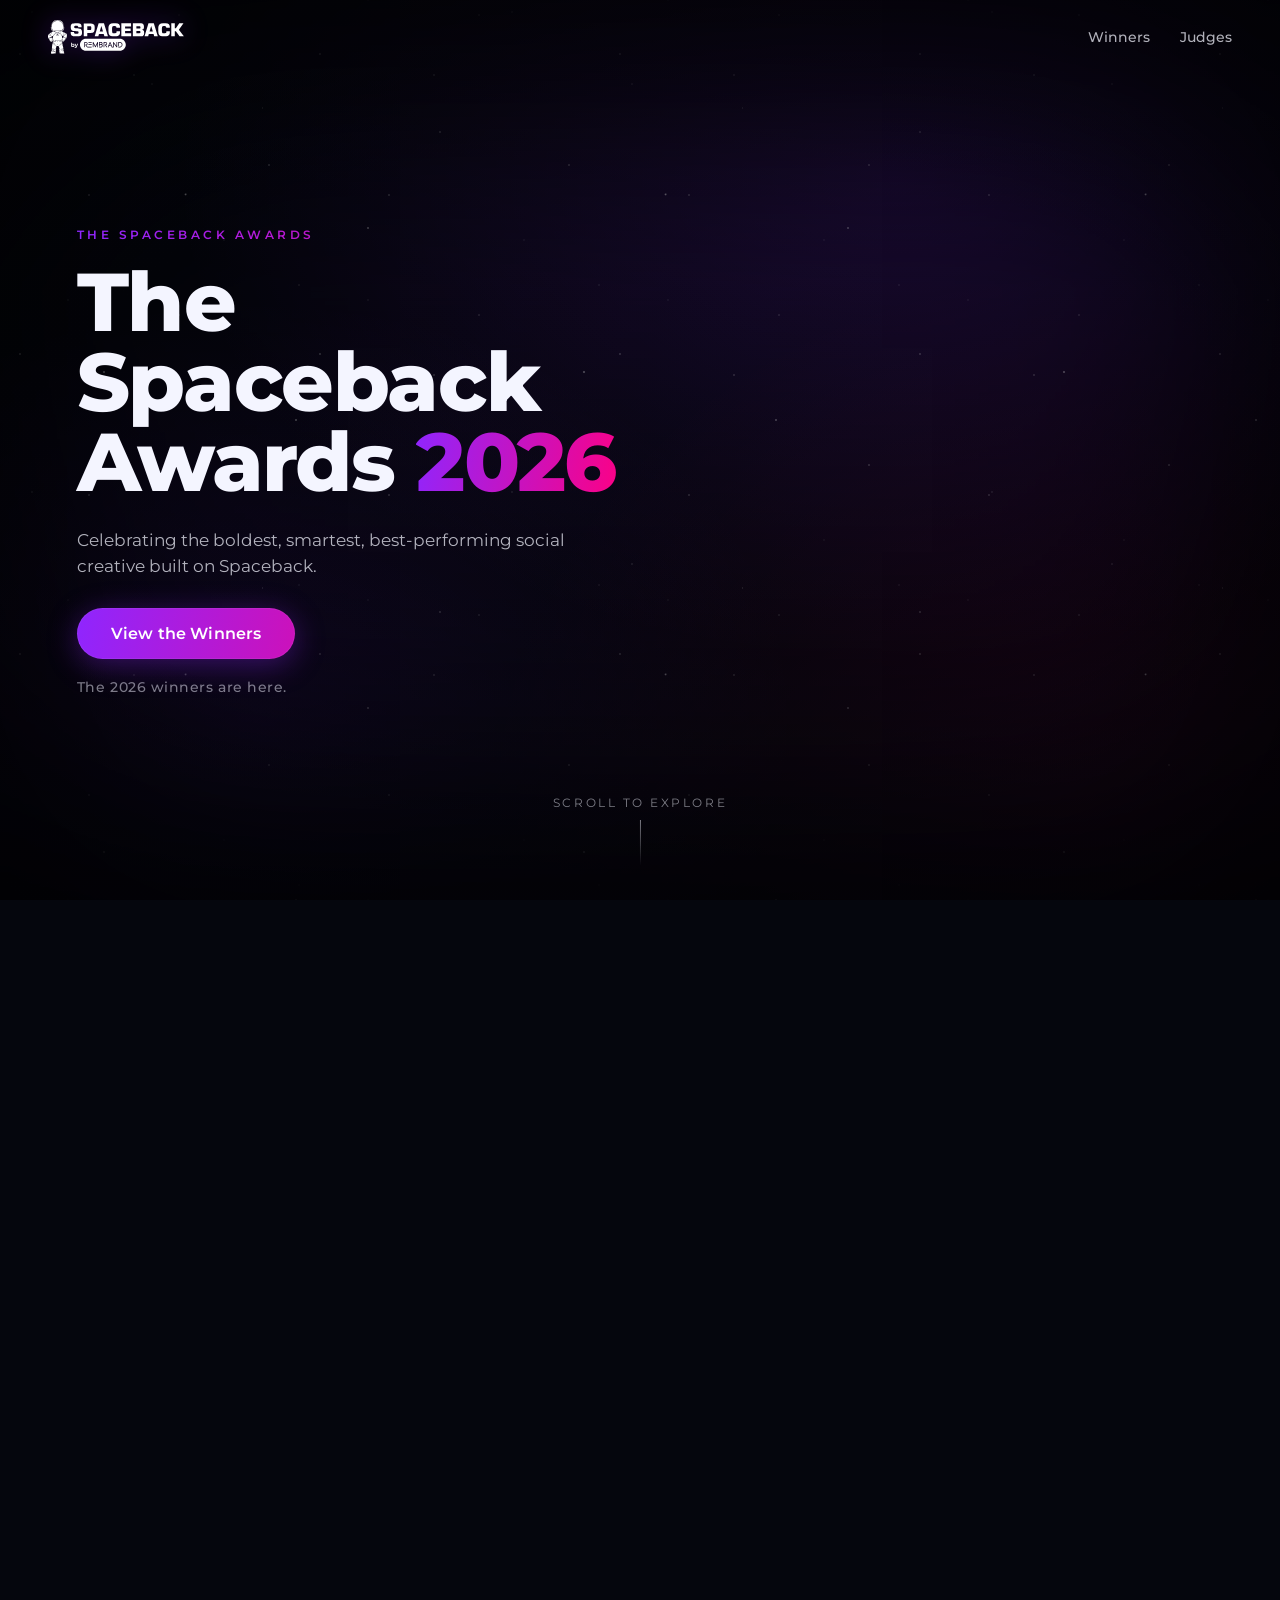
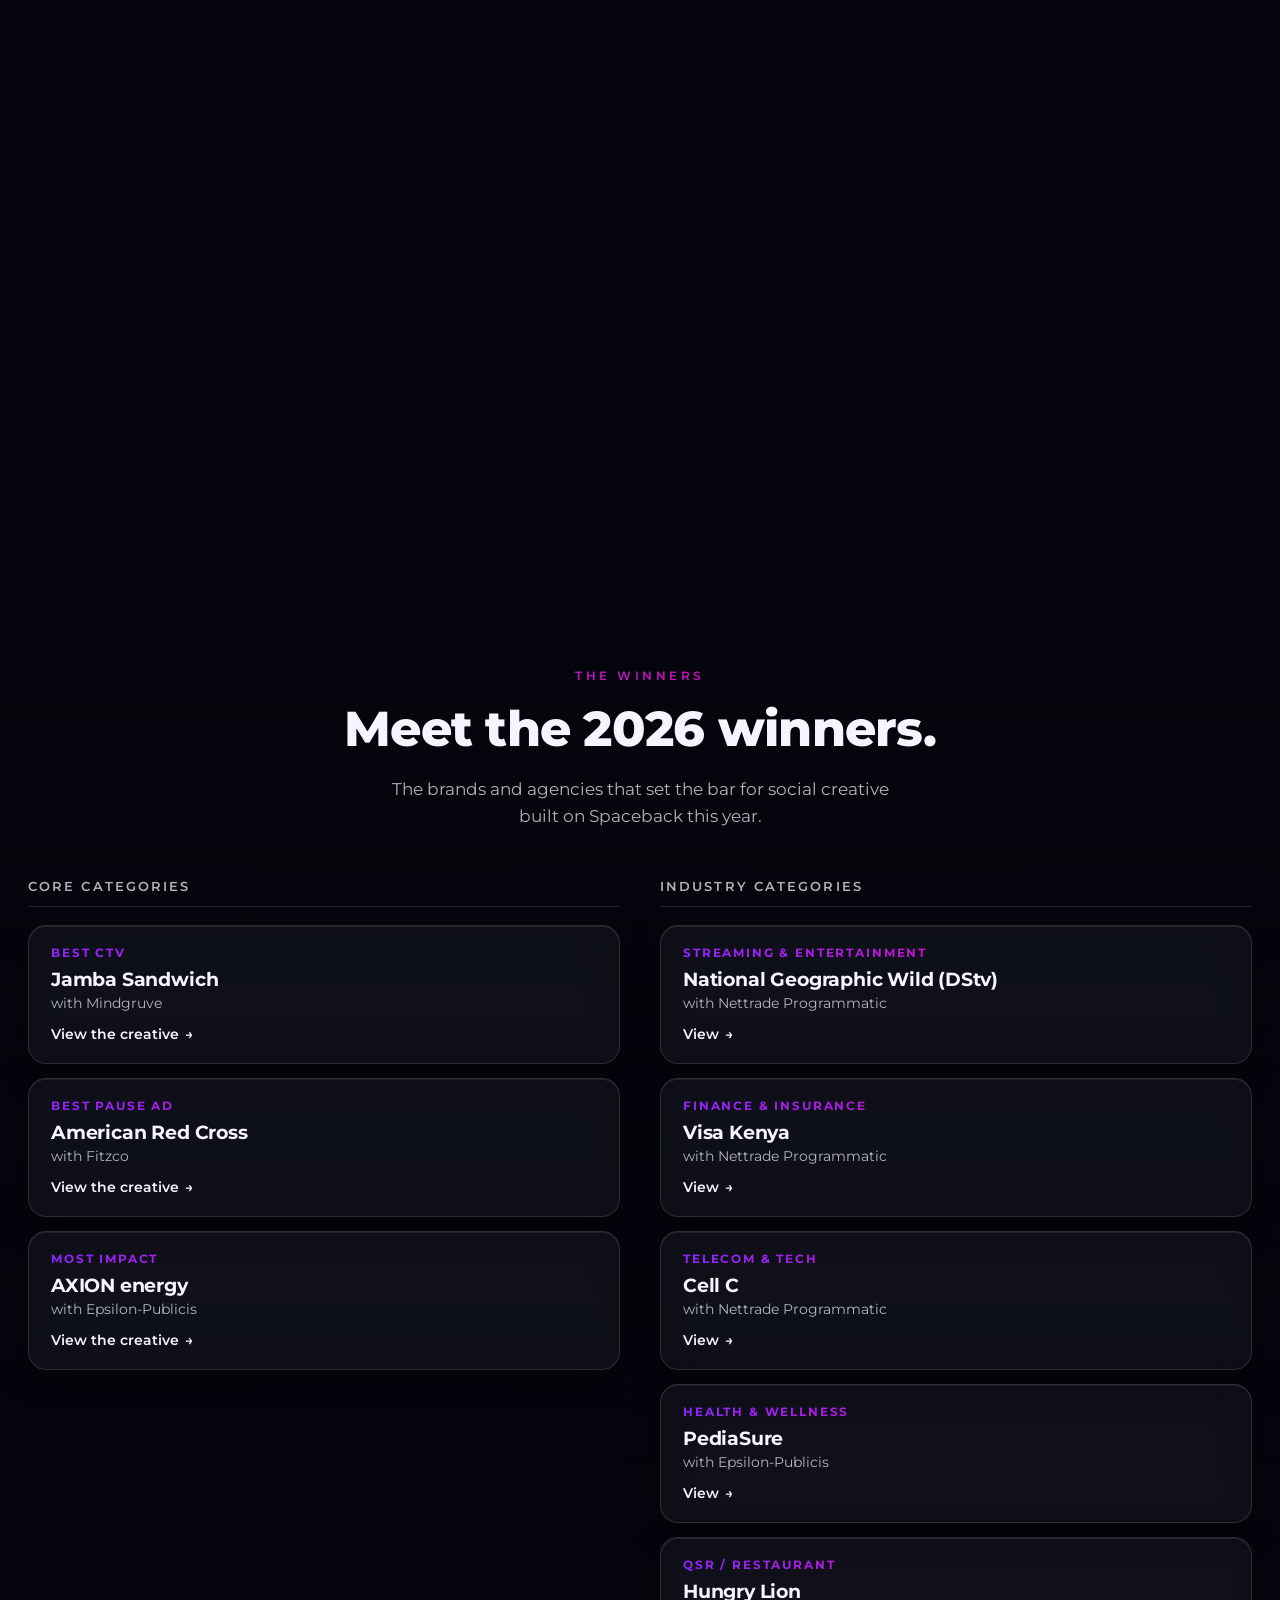
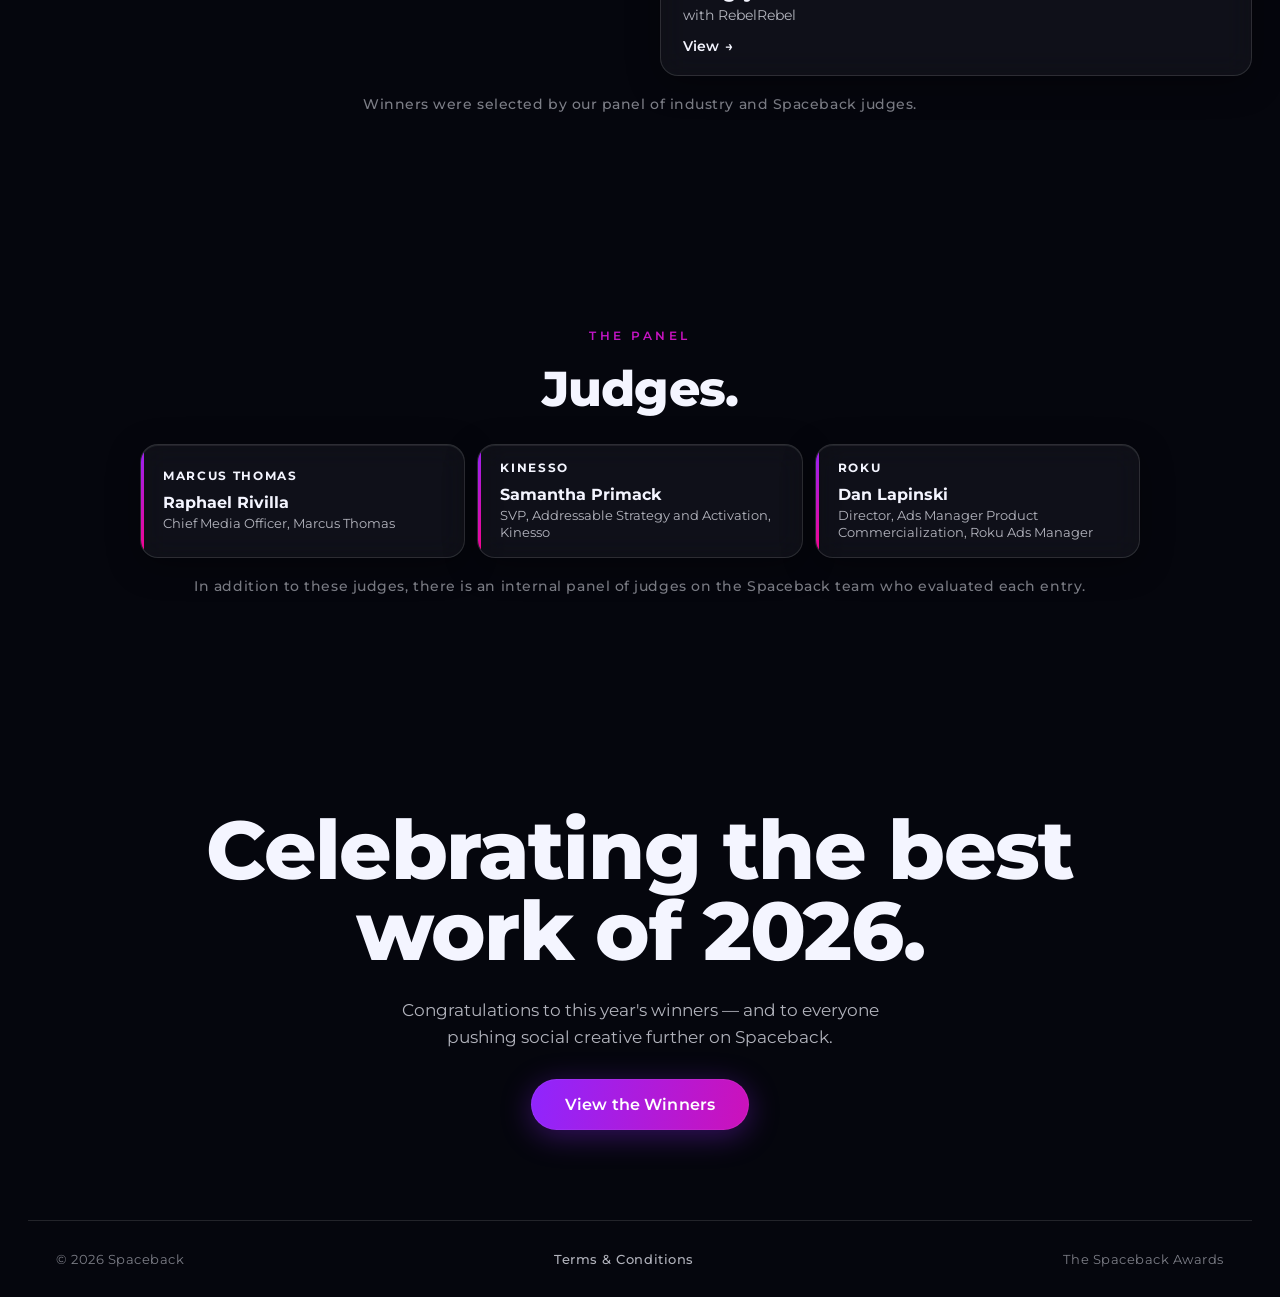
<file: index.html>
<!DOCTYPE html>
<html lang="en">
<head>
  <meta charset="UTF-8" />
  <meta name="viewport" content="width=device-width, initial-scale=1.0" />
  <meta name="description" content="The Spaceback Awards 2026 — Celebrating the boldest, smartest, best-performing social creative built on Spaceback." />
  <title>The Spaceback Awards 2026</title>

  <!-- Fonts -->
  <link rel="preconnect" href="https://fonts.googleapis.com" />
  <link rel="preconnect" href="https://fonts.gstatic.com" crossorigin />
  <link href="https://fonts.googleapis.com/css2?family=Montserrat:ital,wght@0,300;0,400;0,500;0,600;0,700;0,800;0,900&display=swap" rel="stylesheet" />

  <link rel="stylesheet" href="./styles/main.css" />
</head>
<body>
  <!-- Scroll progress indicator -->
  <div class="scroll-progress" aria-hidden="true"><span id="scrollProgressBar"></span></div>

  <!-- Fixed cinematic background: video + starfield fallback + overlay -->
  <div class="cinematic-bg" aria-hidden="true">
    <div class="starfield"></div>
    <video
      id="heroVideo"
      class="hero-video"
      muted
      playsinline
      preload="auto"
      disablepictureinpicture
    >
      <source src="./video/spaceback-awards-2026-hero.mp4" type="video/mp4" />
    </video>
    <div class="bg-overlay"></div>
    <div class="bg-vignette"></div>
  </div>

  <!-- Sticky navigation -->
  <header class="nav" id="nav">
    <div class="nav-inner">
      <a href="#top" class="nav-brand" aria-label="Spaceback — home">
        <img src="./logo/spaceback.svg" alt="Spaceback" class="nav-logo" />
      </a>
      <nav class="nav-links" aria-label="Primary">
        <a href="#winners">Winners</a>
        <a href="#judges">Judges</a>
      </nav>
      <button class="nav-toggle" id="navToggle" aria-label="Toggle menu" aria-expanded="false">
        <span></span><span></span><span></span>
      </button>
    </div>
  </header>

  <span id="top"></span>

  <!-- ============================================================= -->
  <!-- PINNED SCROLL-SCRUB STAGE (Hero → Why)                         -->
  <!-- ============================================================= -->
  <div class="scroll-stage" id="scrollStage">
    <div class="stage-viewport" id="stageViewport">

      <!-- Panel 1 — HERO -->
      <section class="panel panel-hero" id="hero" data-panel="0" aria-label="Hero">
        <div class="zone zone-left">
          <p class="eyebrow">The Spaceback Awards</p>
          <h1 class="display">The Spaceback<br />Awards <span class="year">2026</span></h1>
          <p class="lede">Celebrating the boldest, smartest, best-performing social creative built on Spaceback.</p>
          <div class="cta-row">
            <a href="#winners" class="btn btn-primary btn-lg">View the Winners</a>
          </div>
          <p class="note">The 2026 winners are here.</p>
        </div>
        <div class="scroll-hint" aria-hidden="true">
          <span>Scroll to explore</span>
          <span class="scroll-hint-line"></span>
        </div>
      </section>

      <!-- Panel 2 — WHY -->
      <section class="panel panel-why" id="why" data-panel="1" aria-label="Why the Spaceback Awards">
        <div class="zone zone-right">
          <p class="eyebrow">Why the Awards</p>
          <h2 class="headline">Made for work that<br />moves the industry.</h2>
          <p class="lede">The Spaceback Awards recognize the advertisers who are pushing creative further, building sharper creative, testing new formats, and finding smarter ways to connect with audiences.</p>
          <div class="mini-cards">
            <article class="glass mini-card">
              <h3>Bold creative</h3>
              <p>Ideas that stop the scroll and stay with people.</p>
            </article>
            <article class="glass mini-card">
              <h3>Smarter formats</h3>
              <p>Formats engineered for the platform and the moment.</p>
            </article>
            <article class="glass mini-card">
              <h3>Real performance</h3>
              <p>Creative that proves itself with measurable impact.</p>
            </article>
          </div>
        </div>
      </section>

    </div>
  </div>

  <!-- ============================================================= -->
  <!-- POST-SCRUB CONTENT (video frozen on final frame behind)       -->
  <!-- ============================================================= -->
  <main class="after" id="after">

    <!-- THE WINNERS -->
    <section class="section" id="winners" aria-label="The 2026 winners">
      <div class="container reveal">
        <p class="eyebrow center">The Winners</p>
        <h2 class="headline center">Meet the 2026 winners.</h2>
        <p class="lede center">The brands and agencies that set the bar for social creative built on Spaceback this year.</p>

        <div class="winner-groups">
          <div class="winner-group">
            <h3 class="cat-group-title">Core Categories</h3>
            <div class="winner-list">
              <article class="glass winner-card">
                <span class="winner-cat">Best CTV</span>
                <h4 class="winner-brand">Jamba Sandwich</h4>
                <p class="winner-agency">with Mindgruve</p>
                <a class="winner-link" href="https://spaceback.rembrand.com/p/share/l/72e91a75d94a3f8bff28c0c0be938b7f" target="_blank" rel="noopener">View the creative <span aria-hidden="true">→</span></a>
              </article>
              <article class="glass winner-card">
                <span class="winner-cat">Best Pause Ad</span>
                <h4 class="winner-brand">American Red Cross</h4>
                <p class="winner-agency">with Fitzco</p>
                <a class="winner-link" href="https://www.spaceback.com/tv/social-ctv-demos/spaceback-social-pause-ad-demo---light-mode?x=a0c119d6&amp;act=app" target="_blank" rel="noopener">View the creative <span aria-hidden="true">→</span></a>
              </article>
              <article class="glass winner-card">
                <span class="winner-cat">Most Impact</span>
                <h4 class="winner-brand">AXION energy</h4>
                <p class="winner-agency">with Epsilon-Publicis</p>
                <a class="winner-link" href="https://es.spaceback.com/social-display-demo?x=b0f8aaec&amp;act=app&amp;device=Mobile" target="_blank" rel="noopener">View the creative <span aria-hidden="true">→</span></a>
              </article>
            </div>
          </div>

          <div class="winner-group">
            <h3 class="cat-group-title">Industry Categories</h3>
            <div class="winner-list">
              <article class="glass winner-card">
                <span class="winner-cat">Streaming &amp; Entertainment</span>
                <h4 class="winner-brand">National Geographic Wild (DStv)</h4>
                <p class="winner-agency">with Nettrade Programmatic</p>
                <a class="winner-link" href="https://www.spaceback.com/social-display-demo?x=bb157643&amp;act=app" target="_blank" rel="noopener">View <span aria-hidden="true">→</span></a>
              </article>
              <article class="glass winner-card">
                <span class="winner-cat">Finance &amp; Insurance</span>
                <h4 class="winner-brand">Visa Kenya</h4>
                <p class="winner-agency">with Nettrade Programmatic</p>
                <a class="winner-link" href="https://www.spaceback.com/tv/social-ctv-demos/light-mode?x=887690c2&amp;act=app" target="_blank" rel="noopener">View <span aria-hidden="true">→</span></a>
              </article>
              <article class="glass winner-card">
                <span class="winner-cat">Telecom &amp; Tech</span>
                <h4 class="winner-brand">Cell C</h4>
                <p class="winner-agency">with Nettrade Programmatic</p>
                <a class="winner-link" href="https://www.spaceback.com/social-display-demo?x=b26b5337&amp;act=app" target="_blank" rel="noopener">View <span aria-hidden="true">→</span></a>
              </article>
              <article class="glass winner-card">
                <span class="winner-cat">Health &amp; Wellness</span>
                <h4 class="winner-brand">PediaSure</h4>
                <p class="winner-agency">with Epsilon-Publicis</p>
                <a class="winner-link" href="https://es.spaceback.com/social-display-demo?x=ace2722b&amp;act=app" target="_blank" rel="noopener">View <span aria-hidden="true">→</span></a>
              </article>
              <article class="glass winner-card">
                <span class="winner-cat">QSR / Restaurant</span>
                <h4 class="winner-brand">Hungry Lion</h4>
                <p class="winner-agency">with RebelRebel</p>
                <a class="winner-link" href="https://www.spaceback.com/social-display-demo?x=7a67cf69&amp;act=app" target="_blank" rel="noopener">View <span aria-hidden="true">→</span></a>
              </article>
            </div>
          </div>
        </div>

        <p class="note center">Winners were selected by our panel of industry and Spaceback judges.</p>
      </div>
    </section>

    <!-- JUDGES -->
    <section class="section" id="judges" aria-label="The judges">
      <div class="container reveal">
        <p class="eyebrow center">The Panel</p>
        <h2 class="headline center">Judges.</h2>
        <div class="judge-grid judges-full">
          <article class="glass judge-card no-avatar">
            <div><span class="judge-company">Marcus Thomas</span><h3>Raphael Rivilla</h3><p>Chief Media Officer, Marcus Thomas</p></div>
          </article>
          <article class="glass judge-card no-avatar">
            <div><span class="judge-company">Kinesso</span><h3>Samantha Primack</h3><p>SVP, Addressable Strategy and Activation, Kinesso</p></div>
          </article>
          <article class="glass judge-card no-avatar">
            <div><span class="judge-company">Roku</span><h3>Dan Lapinski</h3><p>Director, Ads Manager Product Commercialization, Roku Ads Manager</p></div>
          </article>
        </div>
        <p class="note center">In addition to these judges, there is an internal panel of judges on the Spaceback team who evaluated each entry.</p>
      </div>
    </section>

    <!-- FINAL CTA -->
    <section class="section section-final" id="final" aria-label="Celebrating the 2026 winners">
      <div class="container center reveal">
        <h2 class="display final-display">Celebrating the best<br />work of 2026.</h2>
        <p class="lede center">Congratulations to this year's winners — and to everyone pushing social creative further on Spaceback.</p>
        <div class="cta-row center">
          <a href="#winners" class="btn btn-primary btn-lg">View the Winners</a>
        </div>
      </div>
      <footer class="footer">
        <span>© 2026 Spaceback</span>
        <a class="footer-link" href="./terms.html">Terms &amp; Conditions</a>
        <span>The Spaceback Awards</span>
      </footer>
    </section>

  </main>

  <script src="./scripts/main.js" defer></script>
</body>
</html>
</file>
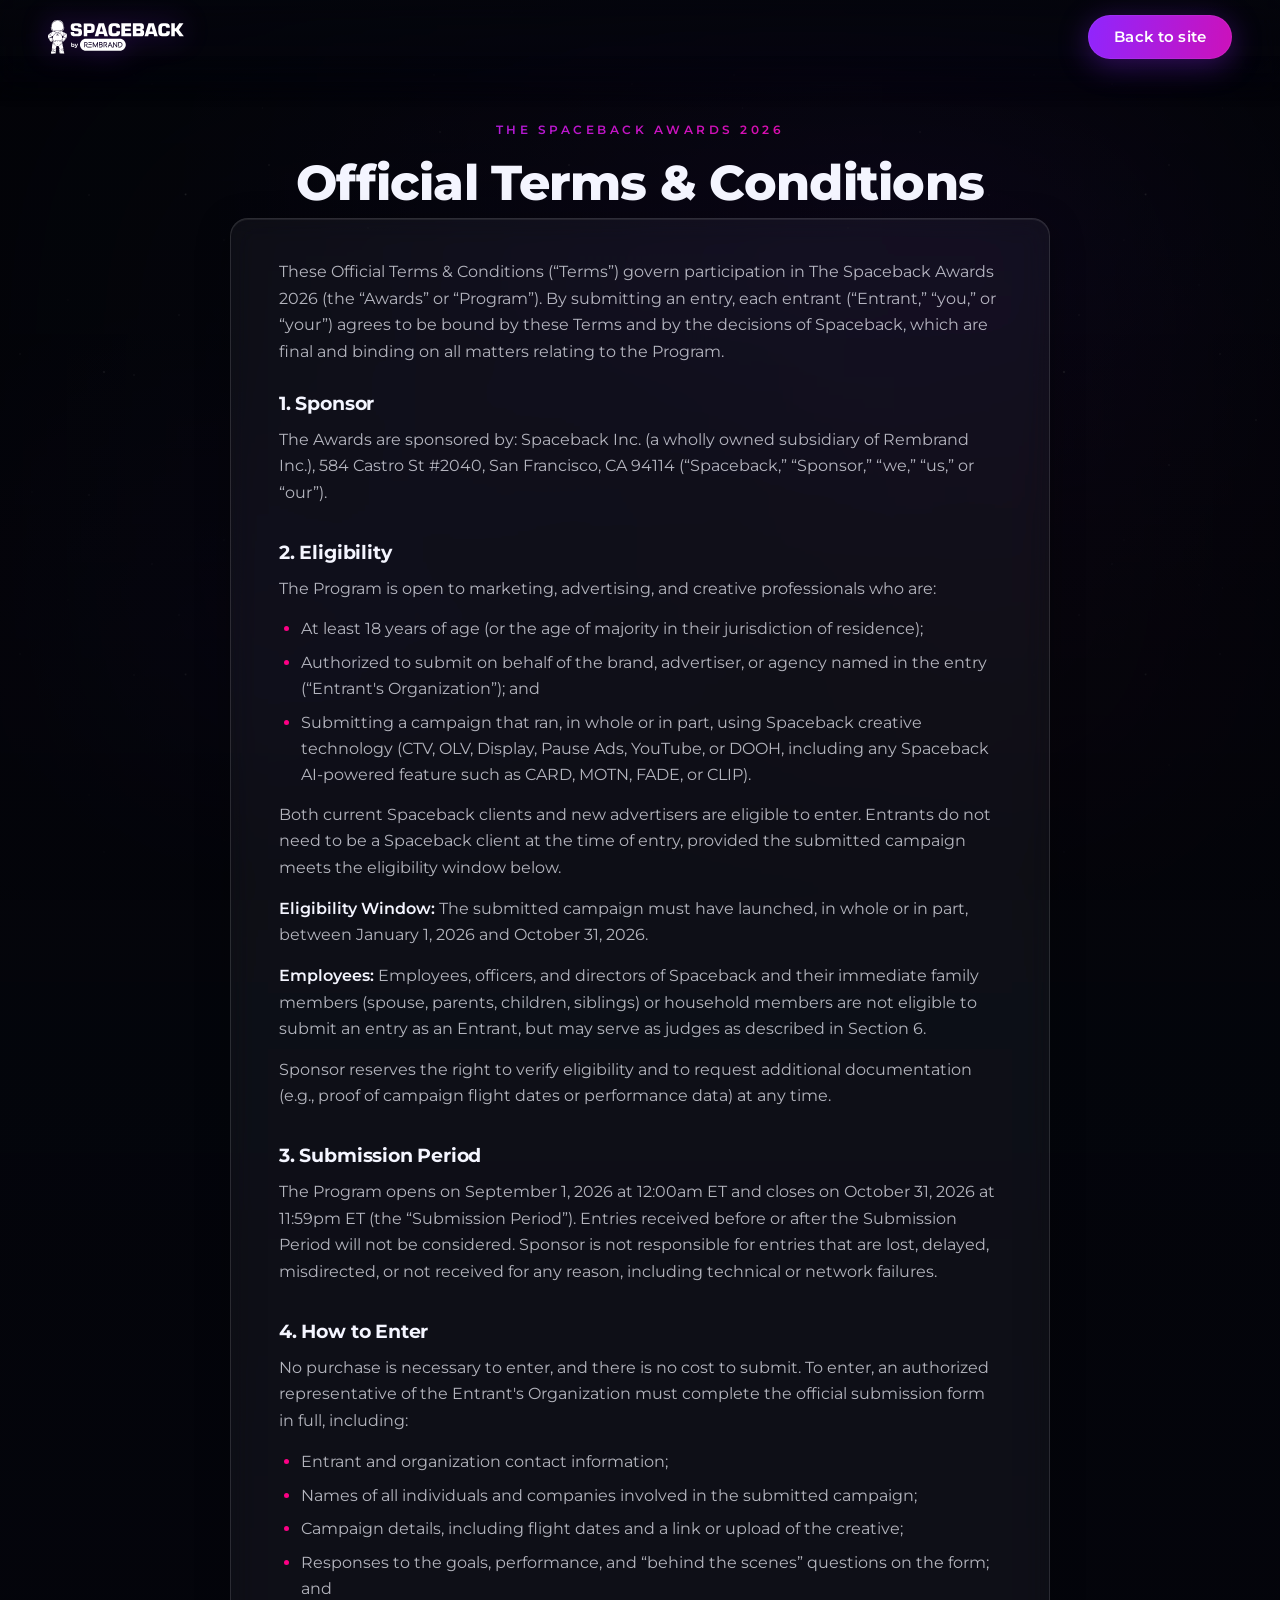
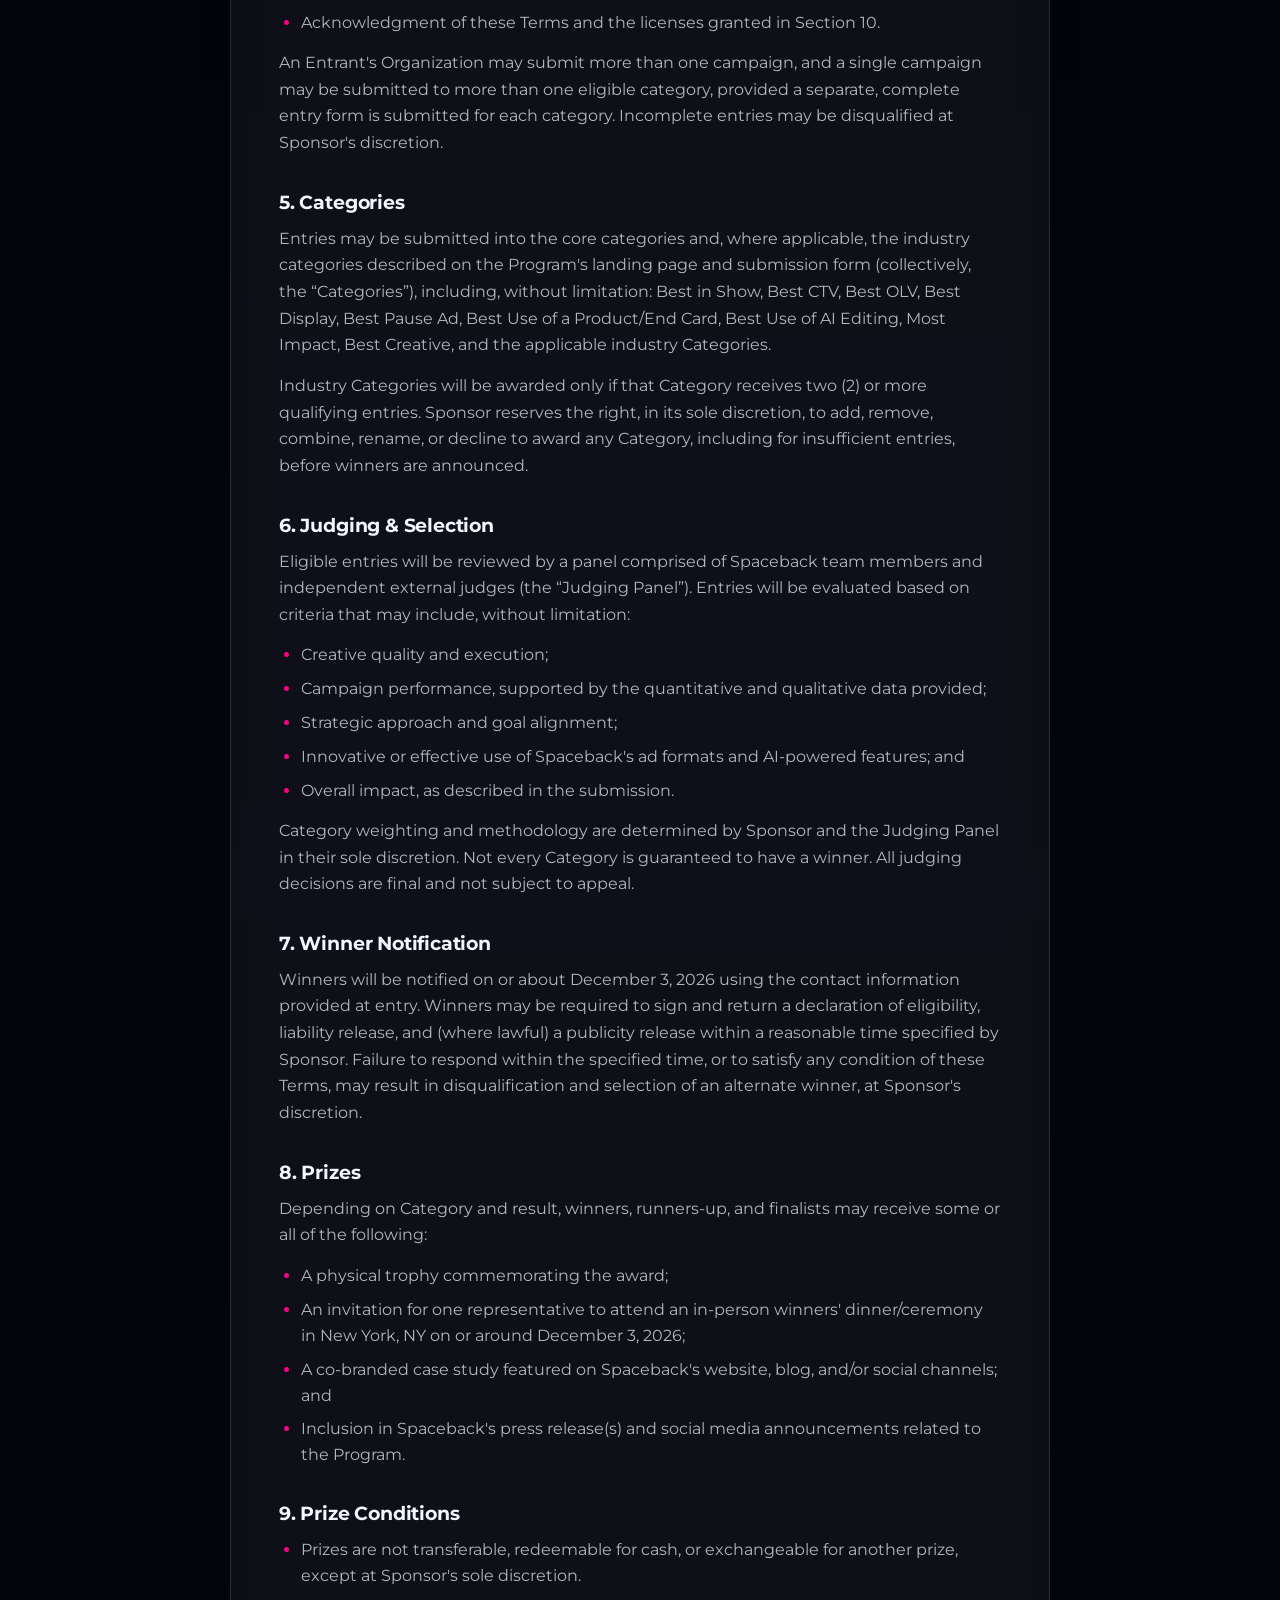
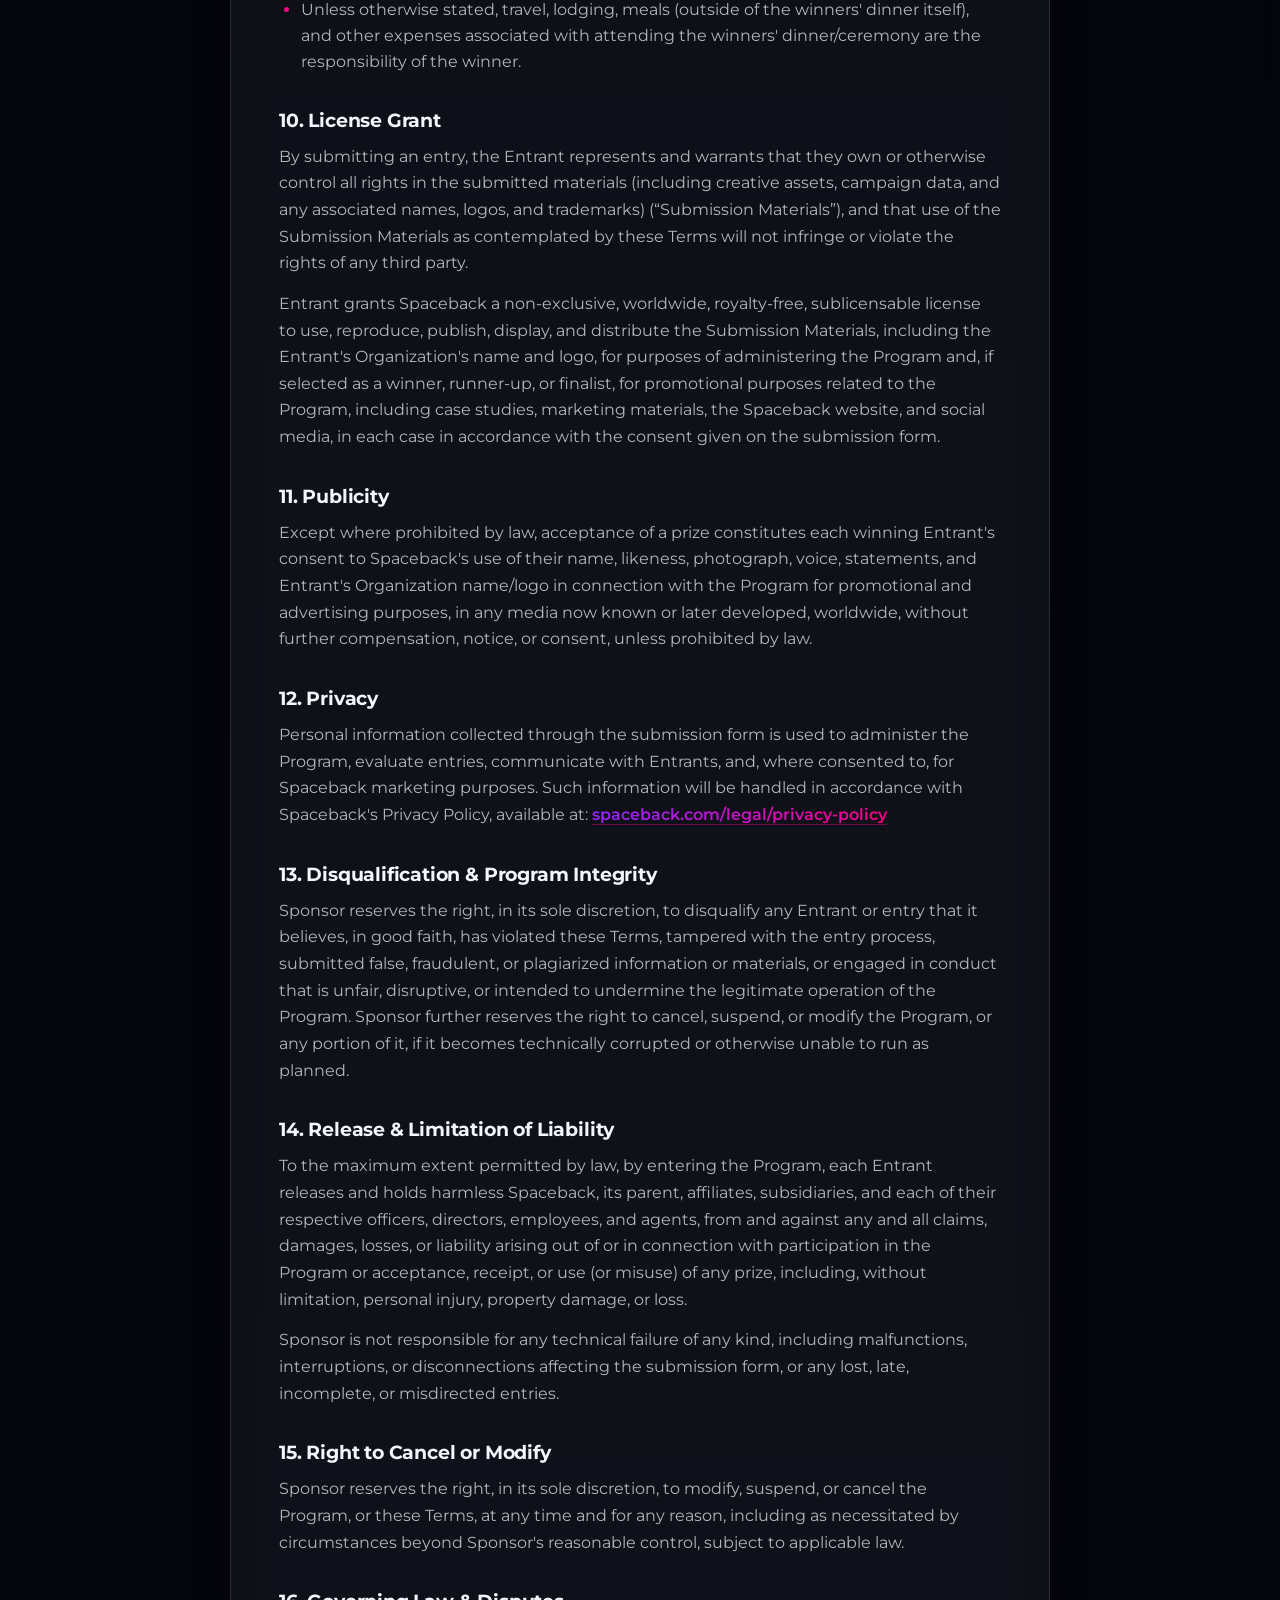
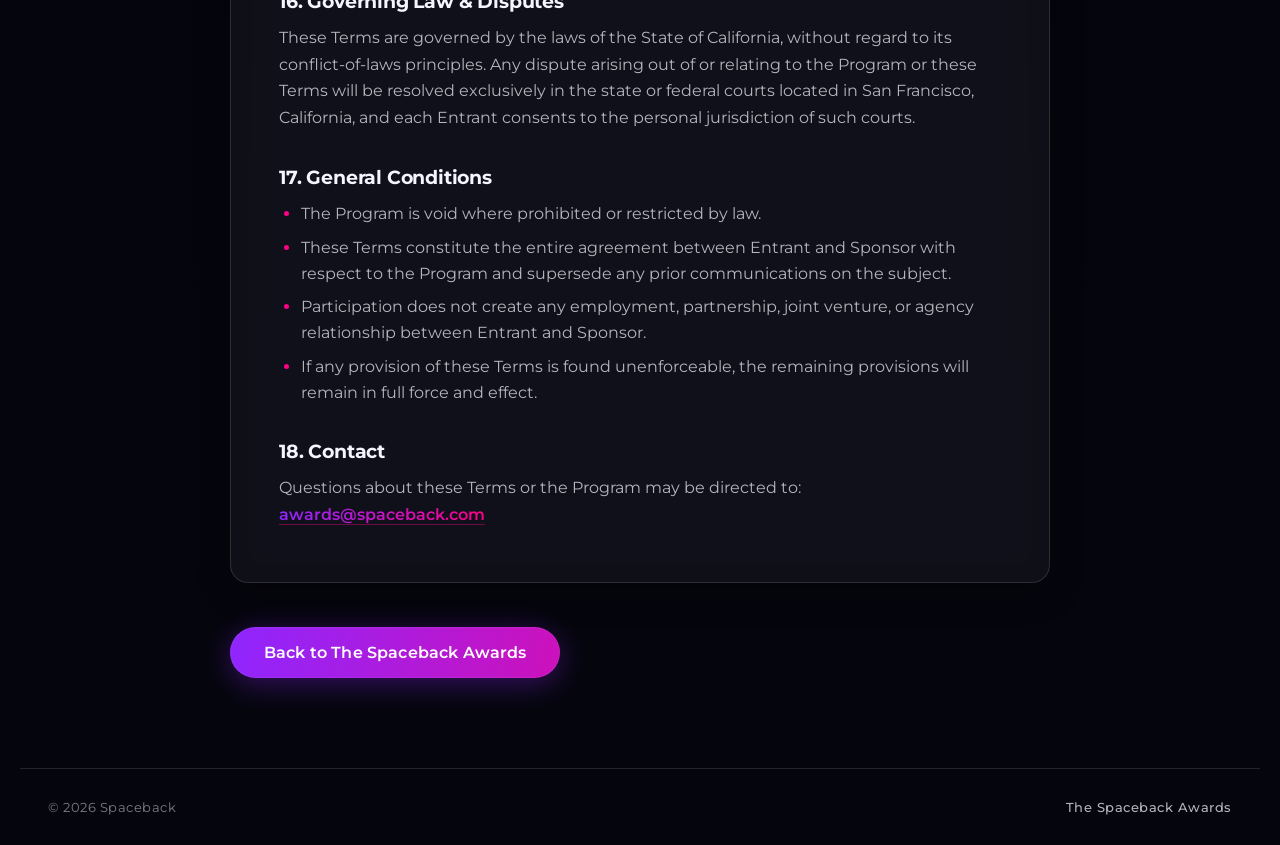
<file: terms.html>
<!DOCTYPE html>
<html lang="en">
<head>
  <meta charset="UTF-8" />
  <meta name="viewport" content="width=device-width, initial-scale=1.0" />
  <meta name="description" content="Official Terms & Conditions for The Spaceback Awards 2026." />
  <title>Terms &amp; Conditions — The Spaceback Awards 2026</title>

  <link rel="preconnect" href="https://fonts.googleapis.com" />
  <link rel="preconnect" href="https://fonts.gstatic.com" crossorigin />
  <link href="https://fonts.googleapis.com/css2?family=Montserrat:ital,wght@0,300;0,400;0,500;0,600;0,700;0,800;0,900&display=swap" rel="stylesheet" />

  <link rel="stylesheet" href="./styles/main.css" />
</head>
<body class="legal-page">
  <!-- Fixed cinematic background (starfield only, no video) -->
  <div class="cinematic-bg" aria-hidden="true">
    <div class="starfield"></div>
    <div class="bg-overlay"></div>
    <div class="bg-vignette"></div>
  </div>

  <!-- Sticky navigation -->
  <header class="nav is-scrolled" id="nav">
    <div class="nav-inner">
      <a href="./index.html#top" class="nav-brand" aria-label="Spaceback — home">
        <img src="./logo/spaceback.svg" alt="Spaceback" class="nav-logo" />
      </a>
      <a href="./index.html" class="btn btn-primary nav-cta">Back to site</a>
    </div>
  </header>

  <main class="legal-main">
    <div class="container narrow">
      <p class="eyebrow center">The Spaceback Awards 2026</p>
      <h1 class="headline center legal-title">Official Terms &amp; Conditions</h1>

      <article class="glass legal">
        <p>These Official Terms &amp; Conditions (“Terms”) govern participation in The Spaceback Awards 2026 (the “Awards” or “Program”). By submitting an entry, each entrant (“Entrant,” “you,” or “your”) agrees to be bound by these Terms and by the decisions of Spaceback, which are final and binding on all matters relating to the Program.</p>

        <h2>1. Sponsor</h2>
        <p>The Awards are sponsored by: Spaceback Inc. (a wholly owned subsidiary of Rembrand Inc.), 584 Castro St #2040, San Francisco, CA 94114 (“Spaceback,” “Sponsor,” “we,” “us,” or “our”).</p>

        <h2>2. Eligibility</h2>
        <p>The Program is open to marketing, advertising, and creative professionals who are:</p>
        <ul>
          <li>At least 18 years of age (or the age of majority in their jurisdiction of residence);</li>
          <li>Authorized to submit on behalf of the brand, advertiser, or agency named in the entry (“Entrant's Organization”); and</li>
          <li>Submitting a campaign that ran, in whole or in part, using Spaceback creative technology (CTV, OLV, Display, Pause Ads, YouTube, or DOOH, including any Spaceback AI-powered feature such as CARD, MOTN, FADE, or CLIP).</li>
        </ul>
        <p>Both current Spaceback clients and new advertisers are eligible to enter. Entrants do not need to be a Spaceback client at the time of entry, provided the submitted campaign meets the eligibility window below.</p>
        <p><strong>Eligibility Window:</strong> The submitted campaign must have launched, in whole or in part, between January 1, 2026 and October 31, 2026.</p>
        <p><strong>Employees:</strong> Employees, officers, and directors of Spaceback and their immediate family members (spouse, parents, children, siblings) or household members are not eligible to submit an entry as an Entrant, but may serve as judges as described in Section 6.</p>
        <p>Sponsor reserves the right to verify eligibility and to request additional documentation (e.g., proof of campaign flight dates or performance data) at any time.</p>

        <h2>3. Submission Period</h2>
        <p>The Program opens on September 1, 2026 at 12:00am ET and closes on October 31, 2026 at 11:59pm ET (the “Submission Period”). Entries received before or after the Submission Period will not be considered. Sponsor is not responsible for entries that are lost, delayed, misdirected, or not received for any reason, including technical or network failures.</p>

        <h2>4. How to Enter</h2>
        <p>No purchase is necessary to enter, and there is no cost to submit. To enter, an authorized representative of the Entrant's Organization must complete the official submission form in full, including:</p>
        <ul>
          <li>Entrant and organization contact information;</li>
          <li>Names of all individuals and companies involved in the submitted campaign;</li>
          <li>Campaign details, including flight dates and a link or upload of the creative;</li>
          <li>Responses to the goals, performance, and “behind the scenes” questions on the form; and</li>
          <li>Acknowledgment of these Terms and the licenses granted in Section 10.</li>
        </ul>
        <p>An Entrant's Organization may submit more than one campaign, and a single campaign may be submitted to more than one eligible category, provided a separate, complete entry form is submitted for each category. Incomplete entries may be disqualified at Sponsor's discretion.</p>

        <h2>5. Categories</h2>
        <p>Entries may be submitted into the core categories and, where applicable, the industry categories described on the Program's landing page and submission form (collectively, the “Categories”), including, without limitation: Best in Show, Best CTV, Best OLV, Best Display, Best Pause Ad, Best Use of a Product/End Card, Best Use of AI Editing, Most Impact, Best Creative, and the applicable industry Categories.</p>
        <p>Industry Categories will be awarded only if that Category receives two (2) or more qualifying entries. Sponsor reserves the right, in its sole discretion, to add, remove, combine, rename, or decline to award any Category, including for insufficient entries, before winners are announced.</p>

        <h2>6. Judging &amp; Selection</h2>
        <p>Eligible entries will be reviewed by a panel comprised of Spaceback team members and independent external judges (the “Judging Panel”). Entries will be evaluated based on criteria that may include, without limitation:</p>
        <ul>
          <li>Creative quality and execution;</li>
          <li>Campaign performance, supported by the quantitative and qualitative data provided;</li>
          <li>Strategic approach and goal alignment;</li>
          <li>Innovative or effective use of Spaceback's ad formats and AI-powered features; and</li>
          <li>Overall impact, as described in the submission.</li>
        </ul>
        <p>Category weighting and methodology are determined by Sponsor and the Judging Panel in their sole discretion. Not every Category is guaranteed to have a winner. All judging decisions are final and not subject to appeal.</p>

        <h2>7. Winner Notification</h2>
        <p>Winners will be notified on or about December 3, 2026 using the contact information provided at entry. Winners may be required to sign and return a declaration of eligibility, liability release, and (where lawful) a publicity release within a reasonable time specified by Sponsor. Failure to respond within the specified time, or to satisfy any condition of these Terms, may result in disqualification and selection of an alternate winner, at Sponsor's discretion.</p>

        <h2>8. Prizes</h2>
        <p>Depending on Category and result, winners, runners-up, and finalists may receive some or all of the following:</p>
        <ul>
          <li>A physical trophy commemorating the award;</li>
          <li>An invitation for one representative to attend an in-person winners' dinner/ceremony in New York, NY on or around December 3, 2026;</li>
          <li>A co-branded case study featured on Spaceback's website, blog, and/or social channels; and</li>
          <li>Inclusion in Spaceback's press release(s) and social media announcements related to the Program.</li>
        </ul>

        <h2>9. Prize Conditions</h2>
        <ul>
          <li>Prizes are not transferable, redeemable for cash, or exchangeable for another prize, except at Sponsor's sole discretion.</li>
          <li>Unless otherwise stated, travel, lodging, meals (outside of the winners' dinner itself), and other expenses associated with attending the winners' dinner/ceremony are the responsibility of the winner.</li>
        </ul>

        <h2>10. License Grant</h2>
        <p>By submitting an entry, the Entrant represents and warrants that they own or otherwise control all rights in the submitted materials (including creative assets, campaign data, and any associated names, logos, and trademarks) (“Submission Materials”), and that use of the Submission Materials as contemplated by these Terms will not infringe or violate the rights of any third party.</p>
        <p>Entrant grants Spaceback a non-exclusive, worldwide, royalty-free, sublicensable license to use, reproduce, publish, display, and distribute the Submission Materials, including the Entrant's Organization's name and logo, for purposes of administering the Program and, if selected as a winner, runner-up, or finalist, for promotional purposes related to the Program, including case studies, marketing materials, the Spaceback website, and social media, in each case in accordance with the consent given on the submission form.</p>

        <h2>11. Publicity</h2>
        <p>Except where prohibited by law, acceptance of a prize constitutes each winning Entrant's consent to Spaceback's use of their name, likeness, photograph, voice, statements, and Entrant's Organization name/logo in connection with the Program for promotional and advertising purposes, in any media now known or later developed, worldwide, without further compensation, notice, or consent, unless prohibited by law.</p>

        <h2>12. Privacy</h2>
        <p>Personal information collected through the submission form is used to administer the Program, evaluate entries, communicate with Entrants, and, where consented to, for Spaceback marketing purposes. Such information will be handled in accordance with Spaceback's Privacy Policy, available at: <a class="legal-link" href="https://www.spaceback.com/legal/privacy-policy" target="_blank" rel="noopener">spaceback.com/legal/privacy-policy</a></p>

        <h2>13. Disqualification &amp; Program Integrity</h2>
        <p>Sponsor reserves the right, in its sole discretion, to disqualify any Entrant or entry that it believes, in good faith, has violated these Terms, tampered with the entry process, submitted false, fraudulent, or plagiarized information or materials, or engaged in conduct that is unfair, disruptive, or intended to undermine the legitimate operation of the Program. Sponsor further reserves the right to cancel, suspend, or modify the Program, or any portion of it, if it becomes technically corrupted or otherwise unable to run as planned.</p>

        <h2>14. Release &amp; Limitation of Liability</h2>
        <p>To the maximum extent permitted by law, by entering the Program, each Entrant releases and holds harmless Spaceback, its parent, affiliates, subsidiaries, and each of their respective officers, directors, employees, and agents, from and against any and all claims, damages, losses, or liability arising out of or in connection with participation in the Program or acceptance, receipt, or use (or misuse) of any prize, including, without limitation, personal injury, property damage, or loss.</p>
        <p>Sponsor is not responsible for any technical failure of any kind, including malfunctions, interruptions, or disconnections affecting the submission form, or any lost, late, incomplete, or misdirected entries.</p>

        <h2>15. Right to Cancel or Modify</h2>
        <p>Sponsor reserves the right, in its sole discretion, to modify, suspend, or cancel the Program, or these Terms, at any time and for any reason, including as necessitated by circumstances beyond Sponsor's reasonable control, subject to applicable law.</p>

        <h2>16. Governing Law &amp; Disputes</h2>
        <p>These Terms are governed by the laws of the State of California, without regard to its conflict-of-laws principles. Any dispute arising out of or relating to the Program or these Terms will be resolved exclusively in the state or federal courts located in San Francisco, California, and each Entrant consents to the personal jurisdiction of such courts.</p>

        <h2>17. General Conditions</h2>
        <ul>
          <li>The Program is void where prohibited or restricted by law.</li>
          <li>These Terms constitute the entire agreement between Entrant and Sponsor with respect to the Program and supersede any prior communications on the subject.</li>
          <li>Participation does not create any employment, partnership, joint venture, or agency relationship between Entrant and Sponsor.</li>
          <li>If any provision of these Terms is found unenforceable, the remaining provisions will remain in full force and effect.</li>
        </ul>

        <h2>18. Contact</h2>
        <p>Questions about these Terms or the Program may be directed to: <a class="legal-link" href="mailto:awards@spaceback.com">awards@spaceback.com</a></p>
      </article>

      <div class="cta-row center legal-back">
        <a href="./index.html" class="btn btn-primary btn-lg">Back to The Spaceback Awards</a>
      </div>
    </div>

    <footer class="footer">
      <span>© 2026 Spaceback</span>
      <a class="footer-link" href="./index.html">The Spaceback Awards</a>
    </footer>
  </main>
</body>
</html>
</file>
<file: styles/main.css>
/* ============================================================
   The Spaceback Awards 2026 — main.css
   ============================================================ */

:root {
  --bg: #05060d;
  --bg-2: #0a0b1a;
  --ink: #f4f5ff;
  --ink-soft: rgba(244, 245, 255, 0.72);
  --ink-mute: rgba(244, 245, 255, 0.5);

  --purple: #8E26FF;
  --magenta: #FC0185;
  --cyan: #b45cff; /* legacy alias, kept in-palette */

  --glass-bg: rgba(255, 255, 255, 0.045);
  --glass-brd: rgba(255, 255, 255, 0.12);
  --glass-hi: rgba(255, 255, 255, 0.22);

  --grad-accent: linear-gradient(100deg, #8E26FF 0%, #FC0185 100%);

  --maxw: 1240px;
  --ease: cubic-bezier(0.22, 1, 0.36, 1);

  --nav-h: 74px;
}

* { box-sizing: border-box; }

html { scroll-behavior: smooth; }

body {
  margin: 0;
  font-family: "Montserrat", system-ui, -apple-system, sans-serif;
  background: var(--bg);
  color: var(--ink);
  -webkit-font-smoothing: antialiased;
  text-rendering: optimizeLegibility;
  overflow-x: hidden;
}

img, video { display: block; max-width: 100%; }

a { color: inherit; text-decoration: none; }

::selection { background: var(--magenta); color: #fff; }

/* ---------- Scroll progress bar ---------- */
.scroll-progress {
  position: fixed;
  top: 0; left: 0;
  width: 100%;
  height: 3px;
  z-index: 200;
  background: transparent;
  pointer-events: none;
}
.scroll-progress span {
  display: block;
  height: 100%;
  width: 0%;
  background: var(--grad-accent);
  box-shadow: 0 0 14px rgba(252, 1, 133, 0.7);
}

/* ============================================================
   Cinematic background (fixed) : video + starfield + overlay
   ============================================================ */
.cinematic-bg {
  position: fixed;
  inset: 0;
  z-index: -2;
  overflow: hidden;
  background: var(--bg);
}

.starfield {
  position: absolute;
  inset: 0;
  background:
    radial-gradient(1200px 800px at 70% 20%, rgba(142, 38, 255, 0.18), transparent 60%),
    radial-gradient(900px 700px at 20% 80%, rgba(142, 38, 255, 0.12), transparent 60%),
    radial-gradient(1000px 900px at 85% 90%, rgba(252, 1, 133, 0.12), transparent 60%),
    #04050b;
}
/* faux stars */
.starfield::before,
.starfield::after {
  content: "";
  position: absolute;
  inset: -20%;
  background-image:
    radial-gradient(1.4px 1.4px at 15% 25%, #fff, transparent),
    radial-gradient(1.2px 1.2px at 45% 65%, rgba(255,255,255,.8), transparent),
    radial-gradient(1.6px 1.6px at 75% 15%, #fff, transparent),
    radial-gradient(1px 1px at 85% 55%, rgba(255,255,255,.7), transparent),
    radial-gradient(1.3px 1.3px at 30% 85%, #fff, transparent),
    radial-gradient(1px 1px at 60% 40%, rgba(255,255,255,.6), transparent),
    radial-gradient(1.5px 1.5px at 92% 78%, #fff, transparent),
    radial-gradient(1px 1px at 8% 60%, rgba(255,255,255,.55), transparent);
  background-repeat: repeat;
  background-size: 480px 480px;
  opacity: 0.5;
}
.starfield::after {
  background-size: 300px 300px;
  opacity: 0.3;
  animation: twinkle 6s ease-in-out infinite alternate;
}
@keyframes twinkle { from { opacity: .18; } to { opacity: .4; } }

.hero-video {
  position: absolute;
  inset: 0;
  width: 100%;
  height: 100%;
  object-fit: cover;
  opacity: 0;
  transition: opacity 1.2s var(--ease);
  will-change: opacity;
}
.hero-video.is-ready { opacity: 1; }

/* Readability overlays */
.bg-overlay {
  position: absolute;
  inset: 0;
  background:
    linear-gradient(180deg, rgba(4,5,11,0.55) 0%, rgba(4,5,11,0.15) 32%, rgba(4,5,11,0.35) 70%, rgba(4,5,11,0.78) 100%),
    radial-gradient(120% 90% at 50% 50%, transparent 38%, rgba(4,5,11,0.45) 100%);
}
.bg-vignette {
  position: absolute;
  inset: 0;
  box-shadow: inset 0 0 240px 60px rgba(0,0,0,0.7);
  pointer-events: none;
}

/* ============================================================
   Navigation
   ============================================================ */
.nav {
  position: fixed;
  top: 0; left: 0; right: 0;
  z-index: 150;
  height: var(--nav-h);
  display: flex;
  align-items: center;
  transition: background 0.4s var(--ease), backdrop-filter 0.4s var(--ease), border-color 0.4s var(--ease);
  border-bottom: 1px solid transparent;
}
.nav.is-scrolled {
  /* the header itself stays transparent; a soft frosted scrim (::before)
     fades in underneath so the nav is always legible over any frame */
  background: transparent;
  border-bottom-color: transparent;
}
/* Soft blurred scrim under the header — blur is strongest behind the nav
   content and dissolves downward via a mask, so there's no hard edge. */
.nav::before {
  content: "";
  position: absolute;
  left: 0;
  right: 0;
  top: 0;
  bottom: -34px;               /* extend below so the blur fades out past the bar */
  z-index: -1;
  pointer-events: none;
  backdrop-filter: blur(14px) saturate(135%);
  -webkit-backdrop-filter: blur(14px) saturate(135%);
  background: linear-gradient(180deg, rgba(5,6,13,0.55) 0%, rgba(5,6,13,0.28) 55%, rgba(5,6,13,0) 100%);
  -webkit-mask-image: linear-gradient(180deg, #000 0%, #000 52%, transparent 100%);
  mask-image: linear-gradient(180deg, #000 0%, #000 52%, transparent 100%);
  opacity: 0;
  transition: opacity 0.45s var(--ease);
}
.nav.is-scrolled::before { opacity: 1; }
.nav-inner { position: relative; z-index: 1; }
.nav-inner {
  width: 100%;
  max-width: var(--maxw);
  margin: 0 auto;
  padding: 0 28px;
  display: flex;
  align-items: center;
  gap: 24px;
}
.nav-brand {
  display: flex;
  align-items: center;
  margin-right: auto;
}
.nav-logo {
  height: 34px;
  width: auto;
  display: block;
  transition: filter 0.3s var(--ease), transform 0.3s var(--ease);
  filter: drop-shadow(0 0 14px rgba(142, 38, 255, 0.35));
}
.nav-brand:hover .nav-logo { transform: translateY(-1px); }
.nav-links { display: flex; gap: 30px; }
.nav-links a {
  font-size: 0.9rem;
  font-weight: 500;
  color: var(--ink-soft);
  position: relative;
  padding: 6px 0;
  transition: color 0.25s var(--ease);
}
.nav-links a::after {
  content: "";
  position: absolute;
  left: 0; bottom: 0;
  height: 2px; width: 0;
  background: var(--grad-accent);
  transition: width 0.3s var(--ease);
}
.nav-links a:hover { color: var(--ink); }
.nav-links a:hover::after { width: 100%; }
.nav-cta { padding: 10px 20px; font-size: 0.85rem; }

.nav-toggle {
  display: none;
  flex-direction: column;
  gap: 5px;
  background: none; border: none;
  cursor: pointer;
  padding: 8px;
}
.nav-toggle span {
  width: 24px; height: 2px;
  background: var(--ink);
  border-radius: 2px;
  transition: transform 0.3s var(--ease), opacity 0.3s var(--ease);
}

/* ============================================================
   Buttons
   ============================================================ */
.btn {
  display: inline-flex;
  align-items: center;
  justify-content: center;
  gap: 8px;
  font-family: inherit;
  font-weight: 600;
  letter-spacing: 0.01em;
  border-radius: 999px;
  cursor: pointer;
  border: none;
  transition: transform 0.3s var(--ease), box-shadow 0.3s var(--ease), background 0.3s var(--ease);
  white-space: nowrap;
}
.btn-primary {
  position: relative;
  color: #fff;
  background: var(--grad-accent);
  background-size: 180% 180%;
  background-position: 0% 50%;
  box-shadow: 0 6px 30px rgba(142, 38, 255, 0.35), 0 0 0 1px rgba(255,255,255,0.06) inset;
  padding: 13px 26px;
  font-size: 0.92rem;
}
.btn-primary:hover {
  transform: translateY(-2px);
  background-position: 100% 50%;
  box-shadow: 0 10px 40px rgba(252, 1, 133, 0.5), 0 0 0 1px rgba(255,255,255,0.12) inset;
}
.btn-lg { padding: 16px 34px; font-size: 1rem; }

/* ============================================================
   Typography helpers
   ============================================================ */
.eyebrow {
  font-size: 0.78rem;
  font-weight: 600;
  letter-spacing: 0.28em;
  text-transform: uppercase;
  color: transparent;
  background: var(--grad-accent);
  -webkit-background-clip: text;
  background-clip: text;
  margin: 0 0 20px;
}
.eyebrow.center { text-align: center; }

.display {
  font-size: clamp(2.7rem, 6.4vw, 5.4rem);
  font-weight: 800;
  line-height: 0.98;
  letter-spacing: -0.02em;
  margin: 0 0 24px;
}
.display .year {
  background: var(--grad-accent);
  -webkit-background-clip: text;
  background-clip: text;
  color: transparent;
}
.headline {
  font-size: clamp(1.9rem, 3.8vw, 3.1rem);
  font-weight: 800;
  line-height: 1.05;
  letter-spacing: -0.015em;
  margin: 0 0 22px;
}
.headline.center { text-align: center; }
.lede {
  font-size: clamp(1rem, 1.35vw, 1.2rem);
  line-height: 1.55;
  color: var(--ink-soft);
  font-weight: 400;
  max-width: 46ch;
  margin: 0 0 28px;
}
.lede.center { margin-left: auto; margin-right: auto; text-align: center; }
.note {
  font-size: 0.85rem;
  font-weight: 500;
  letter-spacing: 0.04em;
  color: var(--ink-mute);
  margin: 20px 0 0;
}
.note.center { text-align: center; }

/* ============================================================
   Glass surfaces
   ============================================================ */
.glass {
  background: var(--glass-bg);
  border: 1px solid var(--glass-brd);
  border-radius: 18px;
  backdrop-filter: blur(14px) saturate(130%);
  -webkit-backdrop-filter: blur(14px) saturate(130%);
  box-shadow: 0 8px 32px rgba(0, 0, 0, 0.35), inset 0 1px 0 rgba(255,255,255,0.08);
}

/* ============================================================
   PINNED SCROLL STAGE
   ============================================================ */
.scroll-stage {
  position: relative;
  /* 2 pinned panels (Hero → Why); keeps the scrub pacing */
  height: 240vh;
}
.stage-viewport {
  position: sticky;
  top: 0;
  height: 100vh;
  overflow: hidden;
}

.panel {
  position: absolute;
  inset: 0;
  display: flex;
  align-items: center;
  padding: calc(var(--nav-h) + 20px) 6vw 8vh;
  opacity: 0;
  visibility: hidden;
  will-change: opacity, transform;
}
.zone { width: 100%; max-width: 560px; }
.zone-left { margin-right: auto; }
.zone-right { margin-left: auto; text-align: left; }
.zone-full { max-width: var(--maxw); margin: 0 auto; }

/* Scroll hint on hero */
.scroll-hint {
  position: absolute;
  left: 50%;
  bottom: 34px;
  transform: translateX(-50%);
  display: flex;
  flex-direction: column;
  align-items: center;
  gap: 10px;
  font-size: 0.72rem;
  letter-spacing: 0.22em;
  text-transform: uppercase;
  color: var(--ink-mute);
}
.scroll-hint-line {
  width: 1px; height: 46px;
  background: linear-gradient(var(--ink-mute), transparent);
  animation: hintPulse 2.2s ease-in-out infinite;
}
@keyframes hintPulse { 0%,100% { opacity: .3; transform: scaleY(.7);} 50% { opacity: 1; transform: scaleY(1);} }

/* mini cards (Why) */
.mini-cards {
  display: grid;
  grid-template-columns: 1fr;
  gap: 12px;
  margin-top: 6px;
}
.mini-card {
  padding: 18px 20px;
  display: flex;
  flex-direction: column;
  gap: 6px;
  transition: transform 0.35s var(--ease), border-color 0.35s var(--ease), box-shadow 0.35s var(--ease);
}
.mini-card:hover { transform: translateY(-3px); border-color: var(--glass-hi); }
.mini-card h3 { margin: 0; font-size: 1.05rem; font-weight: 700; }
.mini-card p { margin: 0; font-size: 0.9rem; color: var(--ink-soft); line-height: 1.45; }

/* check list (Who) */
.check-list {
  list-style: none;
  margin: 0 0 26px;
  padding: 0;
  display: grid;
  gap: 12px;
}
.check-list li {
  position: relative;
  padding-left: 34px;
  font-size: 1.05rem;
  font-weight: 500;
  color: var(--ink);
}
.check-list li::before {
  content: "";
  position: absolute;
  left: 0; top: 2px;
  width: 20px; height: 20px;
  border-radius: 50%;
  background: #ffffff;
}
.check-list li::after {
  content: "";
  position: absolute;
  left: 6px; top: 8px;
  width: 8px; height: 4px;
  border-left: 2px solid #05060d;
  border-bottom: 2px solid #05060d;
  transform: rotate(-45deg);
}
.eligibility-note {
  display: inline-flex;
  align-items: center;
  gap: 14px;
  padding: 14px 20px;
}
.eligibility-note p { margin: 0; font-weight: 700; font-size: 1.05rem; }
.pill {
  font-size: 0.68rem;
  letter-spacing: 0.16em;
  text-transform: uppercase;
  font-weight: 600;
  padding: 5px 11px;
  border-radius: 999px;
  background: rgba(255,255,255,0.08);
  border: 1px solid var(--glass-brd);
  color: var(--ink-soft);
}

/* Categories */
.cat-groups {
  display: grid;
  grid-template-columns: 1fr 1fr;
  gap: 40px;
  margin-top: 30px;
}
.cat-group-title {
  font-size: 0.82rem;
  letter-spacing: 0.16em;
  text-transform: uppercase;
  color: var(--ink-soft);
  font-weight: 600;
  margin: 0 0 18px;
  padding-bottom: 12px;
  border-bottom: 1px solid var(--glass-brd);
}
.cat-grid { display: flex; flex-wrap: wrap; gap: 10px; }
.cat-chip {
  font-size: 0.86rem;
  font-weight: 500;
  padding: 9px 16px;
  border-radius: 999px;
  background: var(--glass-bg);
  border: 1px solid var(--glass-brd);
  backdrop-filter: blur(8px);
  -webkit-backdrop-filter: blur(8px);
  transition: transform 0.25s var(--ease), border-color 0.25s var(--ease), background 0.25s var(--ease), color 0.25s var(--ease);
  cursor: default;
}
.cat-chip:hover {
  transform: translateY(-2px);
  border-color: transparent;
  background: var(--grad-accent);
  color: #fff;
  box-shadow: 0 6px 22px rgba(252, 1, 133, 0.35);
}

/* ============================================================
   AFTER (post-scrub) sections
   ============================================================ */
.after { position: relative; z-index: 1; }

.section {
  position: relative;
  padding: clamp(80px, 12vh, 150px) 28px;
}
/* gradual darkening so later content stays readable over frozen frame */
.section-final::before,
.after::before {
  content: "";
  position: absolute;
  inset: 0;
  z-index: -1;
  pointer-events: none;
}
.after::before {
  /* Soft, gradual darkening from the Categories frame into the Rewards
     section: fully transparent at the very top (frozen frame shows through),
     easing to solid over the first viewport, then solid dark below.
     No hard horizontal line. */
  background:
    linear-gradient(180deg,
      rgba(5,6,13,0) 0%,
      rgba(5,6,13,0.35) 30%,
      rgba(5,6,13,0.72) 60%,
      rgba(5,6,13,0.95) 85%,
      #05060d 100%) top center / 100% 120vh no-repeat,
    linear-gradient(#05060d, #05060d) bottom center / 100% calc(100% - 105vh) no-repeat;
}

.container { width: 100%; max-width: var(--maxw); margin: 0 auto; }
.container.narrow { max-width: 820px; }
.container.center { text-align: center; }

/* Reveal on scroll */
.reveal {
  opacity: 0;
  transform: translateY(28px);
  transition: opacity 0.8s var(--ease), transform 0.8s var(--ease);
}
.reveal.is-in { opacity: 1; transform: none; }

/* Rewards */
.reward-grid {
  display: grid;
  grid-template-columns: repeat(auto-fit, minmax(220px, 1fr));
  gap: 18px;
  margin-top: 46px;
}
.reward-card {
  padding: 28px 24px;
  display: flex;
  flex-direction: column;
  gap: 10px;
  min-height: 190px;
  transition: transform 0.4s var(--ease), border-color 0.4s var(--ease), box-shadow 0.4s var(--ease);
}
.reward-card:hover {
  transform: translateY(-5px);
  border-color: var(--glass-hi);
  box-shadow: 0 18px 50px rgba(142, 38, 255, 0.28);
}
.reward-card.featured {
  border-color: rgba(252, 1, 133, 0.35);
  background:
    linear-gradient(160deg, rgba(252,1,133,0.12), rgba(142,38,255,0.06)),
    var(--glass-bg);
}
.reward-num {
  font-size: 0.78rem;
  font-weight: 700;
  letter-spacing: 0.15em;
  color: transparent;
  background: var(--grad-accent);
  -webkit-background-clip: text;
  background-clip: text;
}
.reward-card h3 { margin: 4px 0 0; font-size: 1.22rem; font-weight: 700; letter-spacing: -0.01em; }
.reward-card p { margin: 0; color: var(--ink-soft); font-size: 0.92rem; line-height: 1.5; }

/* Split (judges + dates) */
.split {
  display: grid;
  grid-template-columns: 1.55fr 1fr;
  gap: 56px;
  align-items: start;
}
.judge-grid {
  display: grid;
  grid-template-columns: 1fr 1fr;
  gap: 12px;
  margin-top: 30px;
}
.judge-card {
  padding: 16px 18px;
  display: flex;
  align-items: center;
  gap: 14px;
  transition: transform 0.35s var(--ease), border-color 0.35s var(--ease);
}
.judge-card:hover { transform: translateY(-3px); border-color: var(--glass-hi); }
.judge-avatar {
  flex: 0 0 auto;
  width: 46px; height: 46px;
  border-radius: 12px;
  display: grid;
  place-items: center;
  font-weight: 700;
  font-size: 0.95rem;
  color: #fff;
  background: linear-gradient(140deg, rgba(142,38,255,0.9), rgba(252,1,133,0.7));
  border: 1px solid rgba(255,255,255,0.14);
}
.judge-card h3 { margin: 0; font-size: 0.98rem; font-weight: 700; }
.judge-card p { margin: 3px 0 0; font-size: 0.8rem; color: var(--ink-soft); line-height: 1.35; }
.judge-tba { border-style: dashed; opacity: 0.85; }
.judge-tba .judge-avatar { background: rgba(255,255,255,0.06); color: var(--ink-soft); font-size: 1.4rem; }
/* avatar-less judge cards: a slim brand accent bar in place of the avatar */
.judge-card.no-avatar { position: relative; overflow: hidden; padding-left: 22px; }
.judge-card.no-avatar::before {
  content: "";
  position: absolute;
  left: 0; top: 0; bottom: 0;
  width: 3px;
  background: var(--grad-accent);
}
/* company wordmark/label above each judge (placeholder for a real logo file) */
.judge-company {
  display: block;
  font-size: 0.74rem;
  font-weight: 700;
  letter-spacing: 0.14em;
  text-transform: uppercase;
  color: var(--ink);
  margin-bottom: 10px;
}
.judge-card.no-avatar .judge-company + h3 { margin-top: 0; }
/* judges span the full width on the winners page */
.judge-grid.judges-full {
  grid-template-columns: repeat(3, 1fr);
  max-width: 1000px;
  margin-left: auto;
  margin-right: auto;
}

/* ============================================================
   Winners
   ============================================================ */
.winner-groups {
  display: grid;
  grid-template-columns: 1fr 1fr;
  gap: 40px;
  margin-top: 48px;
  text-align: left;
}
.winner-list { display: grid; gap: 14px; margin-top: 18px; }
.winner-card {
  padding: 20px 22px;
  transition: transform 0.35s var(--ease), border-color 0.35s var(--ease), box-shadow 0.35s var(--ease);
}
.winner-card:hover {
  transform: translateY(-3px);
  border-color: var(--glass-hi);
  box-shadow: 0 16px 44px rgba(142, 38, 255, 0.24);
}
.winner-cat {
  display: block;
  font-size: 0.72rem;
  font-weight: 700;
  letter-spacing: 0.16em;
  text-transform: uppercase;
  color: transparent;
  background: var(--grad-accent);
  -webkit-background-clip: text;
  background-clip: text;
  margin-bottom: 8px;
}
.winner-brand {
  margin: 0;
  font-size: 1.2rem;
  font-weight: 700;
  letter-spacing: -0.01em;
  line-height: 1.2;
}
.winner-agency { margin: 3px 0 0; font-size: 0.9rem; color: var(--ink-soft); }
.winner-link {
  display: inline-flex;
  align-items: center;
  gap: 6px;
  margin-top: 14px;
  font-size: 0.86rem;
  font-weight: 600;
  color: var(--ink);
  transition: gap 0.25s var(--ease), color 0.25s var(--ease);
}
.winner-link span { transition: transform 0.25s var(--ease); }
.winner-link:hover { color: #fff; gap: 10px; }
.winner-link:hover span { transform: translateX(3px); }

/* Timeline */
.timeline {
  list-style: none;
  margin: 30px 0 0;
  padding: 0 0 0 8px;
  position: relative;
}
.timeline-item {
  position: relative;
  padding: 0 0 30px 40px;
  display: flex;
  flex-direction: column;
  gap: 3px;
}
.timeline-item:last-child { padding-bottom: 0; }
/* Connector drawn per segment: from this dot's centre to the next dot's
   centre, so it always sits exactly between the dots regardless of content. */
.timeline-item:not(:last-child)::before {
  content: "";
  position: absolute;
  left: 13px;      /* centred on the 16px dot (left:6 + radius 8 = 14) */
  top: 12px;       /* this dot's vertical centre (top:4 + radius 8) */
  bottom: -12px;   /* reaches the next dot's centre */
  width: 2px;
  background: rgba(255, 255, 255, 0.18);
  z-index: 0;
}
.timeline-dot {
  position: absolute;
  left: 6px; top: 4px;
  width: 16px; height: 16px;
  border-radius: 50%;
  background: var(--bg);
  border: 2px solid rgba(255, 255, 255, 0.85);
  z-index: 1;
}
.timeline-item.is-final .timeline-dot {
  background: #ffffff;
  border-color: #ffffff;
  box-shadow: 0 0 14px rgba(255, 255, 255, 0.5);
}
.timeline-date { font-weight: 700; font-size: 1.1rem; }
.timeline-label { font-size: 0.9rem; color: var(--ink-soft); }

/* Steps */
.steps {
  display: grid;
  grid-template-columns: repeat(3, 1fr);
  gap: 18px;
  margin: 46px 0 40px;
}
.step-card {
  padding: 30px 26px;
  display: flex;
  flex-direction: column;
  gap: 12px;
  transition: transform 0.4s var(--ease), border-color 0.4s var(--ease);
}
.step-card:hover { transform: translateY(-4px); border-color: var(--glass-hi); }
.step-num {
  width: 44px; height: 44px;
  border-radius: 12px;
  display: grid; place-items: center;
  font-weight: 800; font-size: 1.2rem;
  color: #fff;
  background: var(--grad-accent);
  box-shadow: 0 0 20px rgba(142, 38, 255, 0.4);
}
.step-card h3 { margin: 0; font-size: 1.2rem; font-weight: 700; }
.step-card p { margin: 0; color: var(--ink-soft); font-size: 0.94rem; line-height: 1.5; }

/* Accordion */
.accordion { margin-top: 40px; display: grid; gap: 12px; }
.acc-item {
  border: 1px solid var(--glass-brd);
  border-radius: 14px;
  background: var(--glass-bg);
  backdrop-filter: blur(12px);
  -webkit-backdrop-filter: blur(12px);
  overflow: hidden;
  transition: border-color 0.3s var(--ease);
}
.acc-item.is-open { border-color: rgba(252, 1, 133, 0.35); }
.acc-trigger {
  width: 100%;
  background: none; border: none;
  color: var(--ink);
  font-family: inherit;
  font-size: 1.02rem;
  font-weight: 600;
  text-align: left;
  padding: 22px 24px;
  display: flex;
  align-items: center;
  justify-content: space-between;
  gap: 20px;
  cursor: pointer;
}
.acc-icon {
  position: relative;
  flex: 0 0 auto;
  width: 18px; height: 18px;
}
.acc-icon::before,
.acc-icon::after {
  content: "";
  position: absolute;
  background: var(--magenta);
  border-radius: 2px;
  transition: transform 0.3s var(--ease);
}
.acc-icon::before { top: 8px; left: 0; width: 18px; height: 2px; }
.acc-icon::after { left: 8px; top: 0; width: 2px; height: 18px; }
.acc-item.is-open .acc-icon::after { transform: scaleY(0); }
.acc-panel {
  max-height: 0;
  overflow: hidden;
  transition: max-height 0.4s var(--ease);
}
.acc-panel p {
  margin: 0;
  padding: 0 24px 24px;
  color: var(--ink-soft);
  font-size: 0.96rem;
  line-height: 1.6;
}

/* Final */
.section-final { padding-bottom: 0; }
.final-display { margin-bottom: 26px; }
.footer {
  max-width: var(--maxw);
  margin: 90px auto 0;
  padding: 30px 28px;
  border-top: 1px solid var(--glass-brd);
  display: flex;
  justify-content: space-between;
  align-items: center;
  gap: 16px;
  font-size: 0.82rem;
  color: var(--ink-mute);
  letter-spacing: 0.04em;
}
.footer-link {
  color: var(--ink-soft);
  font-weight: 500;
  transition: color 0.25s var(--ease);
}
.footer-link:hover { color: var(--ink); }

/* ============================================================
   Terms & Conditions (legal) page
   ============================================================ */
/* keep two reward cards from over-stretching the auto-fit grid */
.reward-grid-2 { max-width: 640px; margin-left: auto; margin-right: auto; }

.legal-main {
  position: relative;
  z-index: 1;
  padding-top: calc(var(--nav-h) + 48px);
}
.legal-main::before {
  content: "";
  position: absolute;
  inset: 0;
  z-index: -1;
  pointer-events: none;
  background: linear-gradient(180deg, rgba(4,5,11,0.6) 0%, rgba(4,5,11,0.9) 26%, #05060d 100%);
}
.legal-title { margin: 14px 0 10px; }
.legal-updated {
  text-align: center;
  color: var(--ink-mute);
  font-size: 0.85rem;
  letter-spacing: 0.04em;
  margin: 0 0 42px;
}
.legal {
  padding: 40px clamp(22px, 4vw, 48px);
  text-align: left;
}
.legal h2 {
  font-size: 1.16rem;
  font-weight: 700;
  letter-spacing: -0.01em;
  color: var(--ink);
  margin: 34px 0 12px;
}
.legal h2:first-of-type { margin-top: 26px; }
.legal p {
  color: var(--ink-soft);
  font-size: 0.98rem;
  line-height: 1.7;
  margin: 0 0 14px;
}
.legal ul { margin: 0 0 14px; padding-left: 22px; color: var(--ink-soft); }
.legal li { font-size: 0.98rem; line-height: 1.65; margin-bottom: 8px; }
.legal li::marker { color: var(--magenta); }
.legal strong { color: var(--ink); font-weight: 600; }
.legal-link {
  color: transparent;
  background: var(--grad-accent);
  -webkit-background-clip: text;
  background-clip: text;
  font-weight: 600;
  border-bottom: 1px solid rgba(252, 1, 133, 0.4);
}
.legal-back { margin-top: 44px; }
/* keep the "Back to site" action reachable on mobile too */
.legal-page .nav-cta { display: inline-flex; }

/* ============================================================
   RESPONSIVE
   ============================================================ */
@media (max-width: 900px) {
  .cat-groups { grid-template-columns: 1fr; gap: 30px; }
  .winner-groups { grid-template-columns: 1fr; gap: 32px; }
  .split { grid-template-columns: 1fr; gap: 44px; }
  .steps { grid-template-columns: 1fr; }
  .judge-grid, .judge-grid.judges-full { grid-template-columns: 1fr; }
  .zone { max-width: 100%; }
  .panel { padding-left: 24px; padding-right: 24px; }
}

@media (max-width: 720px) {
  .nav-links, .nav-cta { display: none; }
  .nav.is-open .nav-links {
    display: flex;
    position: absolute;
    top: var(--nav-h); left: 0; right: 0;
    flex-direction: column;
    gap: 0;
    padding: 12px 24px 20px;
    background: rgba(6, 7, 16, 0.94);
    backdrop-filter: blur(18px);
    -webkit-backdrop-filter: blur(18px);
    border-bottom: 1px solid var(--glass-brd);
  }
  .nav.is-open .nav-links a { padding: 14px 0; }
  .nav-toggle { display: flex; }
  .nav.is-open .nav-toggle span:nth-child(1) { transform: translateY(7px) rotate(45deg); }
  .nav.is-open .nav-toggle span:nth-child(2) { opacity: 0; }
  .nav.is-open .nav-toggle span:nth-child(3) { transform: translateY(-7px) rotate(-45deg); }

  /* stronger overlay for readability */
  .bg-overlay {
    background: linear-gradient(180deg, rgba(4,5,11,0.72) 0%, rgba(4,5,11,0.5) 40%, rgba(4,5,11,0.85) 100%);
  }
  .footer { flex-direction: column; gap: 8px; text-align: center; }
}

/* ============================================================
   FALLBACK MODE (reduced motion / mobile no-scrub):
   un-pin the stage, stack panels normally, freeze frame.
   ============================================================ */
body.no-scrub .scroll-stage { height: auto !important; }
body.no-scrub .stage-viewport {
  position: static;
  height: auto;
  overflow: visible;
}
body.no-scrub .panel {
  position: relative;
  inset: auto;
  opacity: 1 !important;
  visibility: visible !important;
  transform: none !important;
  min-height: auto;
  padding-top: 60px;
  padding-bottom: 60px;
}
body.no-scrub .panel-hero { min-height: 100vh; padding-top: calc(var(--nav-h) + 40px); }
body.no-scrub .scroll-hint { display: none; }

@media (prefers-reduced-motion: reduce) {
  html { scroll-behavior: auto; }
  .reveal { opacity: 1; transform: none; transition: none; }
  .starfield::after { animation: none; }
  .scroll-hint-line { animation: none; }
  .hero-video { transition: none; }
}

/* ============================================================
   Submission form
   ============================================================ */
.form-intro { margin: 12px auto 40px; text-wrap: pretty; }
.form-card {
  padding: clamp(24px, 4vw, 48px);
  text-align: left;
}
.field { margin: 0 0 26px; }
fieldset.field { border: 0; padding: 0; min-width: 0; }
.field > label:not(.check-opt),
.field legend {
  display: block;
  font-weight: 600;
  font-size: 0.98rem;
  color: var(--ink);
  margin: 0 0 8px;
  padding: 0;
}
.req { color: var(--magenta); }
.hint {
  margin: 0 0 12px;
  font-size: 0.86rem;
  line-height: 1.5;
  color: var(--ink-mute);
  font-weight: 400;
}

.field input[type="text"],
.field input[type="email"],
.field textarea {
  width: 100%;
  font-family: inherit;
  font-size: 1rem;
  color: var(--ink);
  background: rgba(255, 255, 255, 0.045);
  border: 1px solid var(--glass-brd);
  border-radius: 12px;
  padding: 13px 16px;
  transition: border-color 0.25s var(--ease), box-shadow 0.25s var(--ease), background 0.25s var(--ease);
}
.field input::placeholder,
.field textarea::placeholder { color: var(--ink-mute); }
.field input:focus,
.field textarea:focus {
  outline: none;
  border-color: rgba(142, 38, 255, 0.85);
  box-shadow: 0 0 0 3px rgba(142, 38, 255, 0.18);
  background: rgba(255, 255, 255, 0.06);
}
.field textarea { resize: vertical; min-height: 112px; line-height: 1.55; }

.form-row { display: grid; grid-template-columns: 1fr 1fr; column-gap: 18px; }

/* file upload */
.file-upload { display: flex; align-items: center; gap: 14px; flex-wrap: wrap; }
.file-upload input[type="file"] {
  position: absolute; width: 1px; height: 1px; opacity: 0; overflow: hidden; clip: rect(0 0 0 0);
}
.file-btn {
  display: inline-flex;
  align-items: center;
  gap: 9px;
  cursor: pointer;
  padding: 11px 20px;
  border-radius: 999px;
  background: rgba(255, 255, 255, 0.06);
  border: 1px solid var(--glass-brd);
  color: var(--ink);
  font-weight: 600;
  font-size: 0.9rem;
  transition: border-color 0.25s var(--ease), background 0.25s var(--ease), transform 0.25s var(--ease);
}
.file-btn:hover { border-color: var(--glass-hi); background: rgba(255, 255, 255, 0.09); transform: translateY(-1px); }
.file-icon { font-weight: 700; }
.file-upload input[type="file"]:focus-visible + .file-btn { box-shadow: 0 0 0 3px rgba(142, 38, 255, 0.4); }
.file-name { color: var(--ink-soft); font-size: 0.9rem; }

/* custom checkboxes (categories + consent) */
.check-group { display: grid; gap: 4px; margin-top: 4px; }
.check-opt {
  position: relative;
  display: flex;
  align-items: center;
  gap: 12px;
  cursor: pointer;
  font-size: 0.98rem;
  font-weight: 500;
  color: var(--ink);
  padding: 7px 0;
}
.check-opt input {
  position: absolute; width: 1px; height: 1px; opacity: 0; overflow: hidden;
}
.check-opt .box {
  flex: 0 0 auto;
  width: 22px; height: 22px;
  border-radius: 6px;
  border: 1.5px solid rgba(255, 255, 255, 0.28);
  background: rgba(255, 255, 255, 0.05);
  transition: background 0.2s var(--ease), border-color 0.2s var(--ease), box-shadow 0.2s var(--ease);
}
.check-opt:hover .box { border-color: rgba(255, 255, 255, 0.5); }
.check-opt input:checked + .box {
  border-color: transparent;
  /* crisp, perfectly centred SVG tick over the brand gradient */
  background:
    url("data:image/svg+xml,%3Csvg%20xmlns='http://www.w3.org/2000/svg'%20viewBox='0%200%2024%2024'%20fill='none'%20stroke='white'%20stroke-width='3.25'%20stroke-linecap='round'%20stroke-linejoin='round'%3E%3Cpath%20d='M5%2012.5%2010%2017%2019%207'/%3E%3C/svg%3E") center / 13px 13px no-repeat,
    linear-gradient(125deg, #8E26FF 0%, #FC0185 100%);
  box-shadow: 0 2px 12px rgba(224, 79, 251, 0.35);
}
.check-opt input:focus-visible + .box { box-shadow: 0 0 0 3px rgba(142, 38, 255, 0.4); }

/* error + status */
.field.has-error input,
.field.has-error textarea { border-color: #ff5470; box-shadow: 0 0 0 3px rgba(255, 84, 112, 0.15); }
.field.has-error .box { border-color: #ff5470; }
.field-error { color: #ff8199; font-size: 0.82rem; font-weight: 500; margin: 8px 0 0; }

.form-actions { margin-top: 34px; }
.form-status { margin: 16px 0 0; font-size: 0.92rem; font-weight: 500; }
.form-status.is-error { color: #ff8199; }
.form-status.is-success { color: #74f0ad; }
.form-status.is-pending { color: var(--ink-soft); }

/* upload progress */
.form-progress { display: flex; align-items: center; gap: 14px; margin-top: 18px; }
.form-progress[hidden] { display: none; }
.form-progress-track {
  flex: 1;
  height: 6px;
  border-radius: 999px;
  background: rgba(255, 255, 255, 0.08);
  overflow: hidden;
}
.form-progress-fill {
  display: block;
  height: 100%;
  width: 0%;
  border-radius: 999px;
  background: var(--grad-accent);
  box-shadow: 0 0 12px rgba(224, 79, 251, 0.5);
  transition: width 0.3s linear;
}
.form-progress-pct {
  min-width: 40px;
  text-align: right;
  font-size: 0.85rem;
  font-weight: 600;
  color: var(--ink-soft);
  font-variant-numeric: tabular-nums;
}

/* success state — collapses the inputs and shows a centred thank-you */
.form-success { display: none; }
.form-success[hidden] { display: none; }
#entryForm.is-submitted > *:not(.form-success) { display: none; }
#entryForm.is-submitted .form-success {
  display: block;
  text-align: center;
  padding: clamp(34px, 7vw, 72px) 12px;
  animation: successIn 0.55s var(--ease) both;
}
@keyframes successIn {
  from { opacity: 0; transform: translateY(14px); }
  to { opacity: 1; transform: none; }
}
.form-success-badge {
  display: grid;
  place-items: center;
  width: 66px; height: 66px;
  margin: 0 auto 28px;
  border-radius: 50%;
  background: var(--grad-accent);
  box-shadow: 0 10px 34px rgba(224, 79, 251, 0.4);
}
.form-success-badge svg { width: 30px; height: 30px; }
.form-success-title {
  font-size: clamp(2.1rem, 5.5vw, 3.2rem);
  font-weight: 800;
  line-height: 1.04;
  letter-spacing: -0.02em;
  margin: 0 0 18px;
  background: var(--grad-accent);
  -webkit-background-clip: text;
  background-clip: text;
  color: transparent;
}
.form-success-sub {
  font-size: clamp(1.1rem, 2.2vw, 1.4rem);
  font-weight: 600;
  color: var(--ink);
  margin: 0 0 12px;
}
.form-success-note { font-size: 0.95rem; color: var(--ink-mute); margin: 0; }

@media (max-width: 560px) {
  .form-row { grid-template-columns: 1fr; column-gap: 0; }
}
</file>
